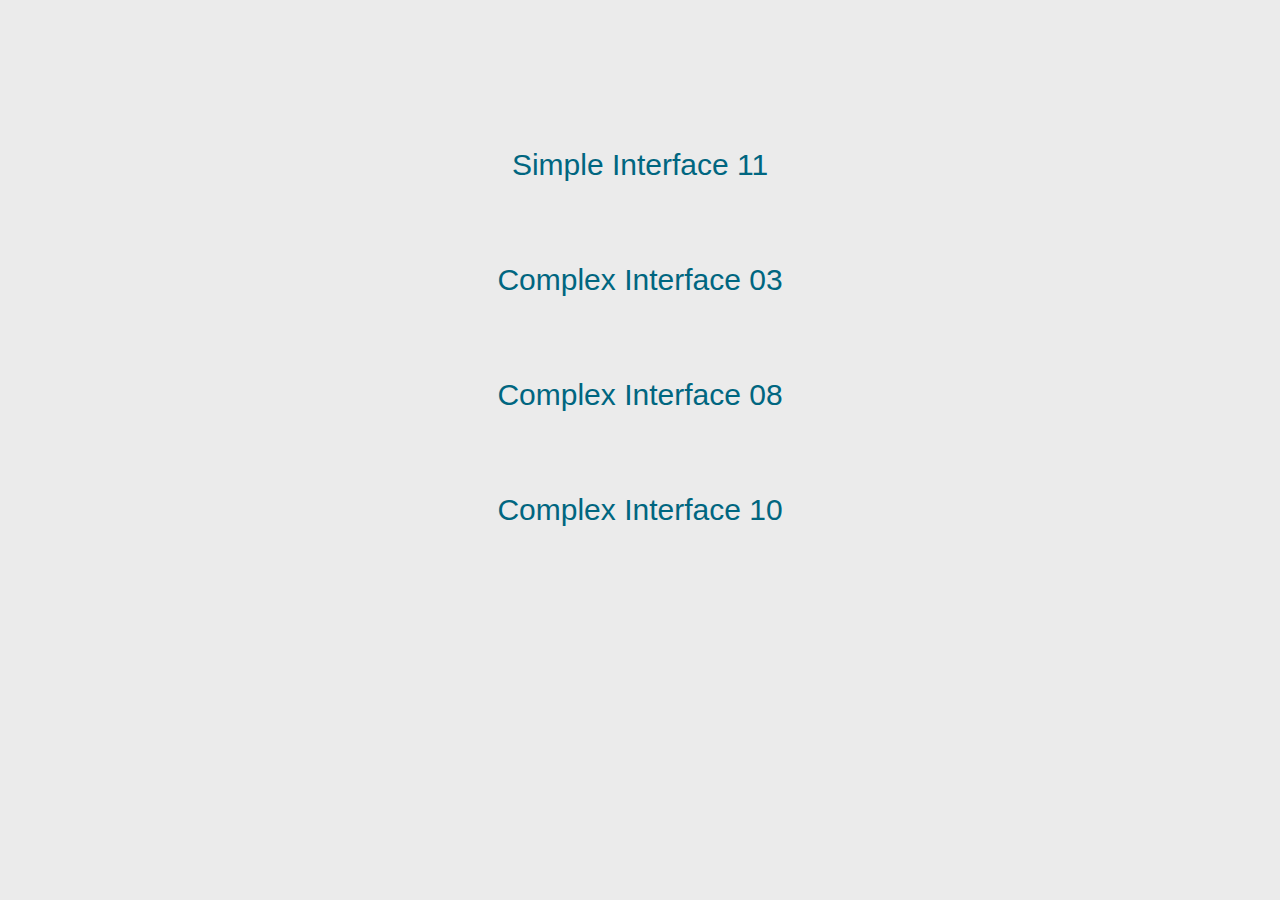
<file: index.html>
<!DOCTYPE html>
<html lang="en">
  <head>
    <meta charset="UTF-8" />
    <meta name="viewport" content="width=device-width, initial-scale=1.0" />
    <title>Interface [simple-interface-11]</title>
    <link rel="preconnect" href="https://fonts.googleapis.com" />
    <link rel="preconnect" href="https://fonts.gstatic.com" crossorigin />
    <link
      href="https://fonts.googleapis.com/css2?family=Nanum+Myeongj&family=Poppins:wght@100;200;300;400&display=swap"
      rel="stylesheet"
    />
    <link rel="stylesheet" href="./assets/css/style.css" />
  </head>
  <body>
    <section class="template">
      <ul class="layouts">
        <li><a href="./simple-interface-11.html">Simple Interface 11</a></li>
        <li><a href="./complex-03.html">Complex Interface 03</a></li>
        <li><a href="./complex-08.html">Complex Interface 08</a></li>
        <li><a href="./complex-10.html">Complex Interface 10</a></li>
      </ul>
    </section>
  </body>
</html>
</file>
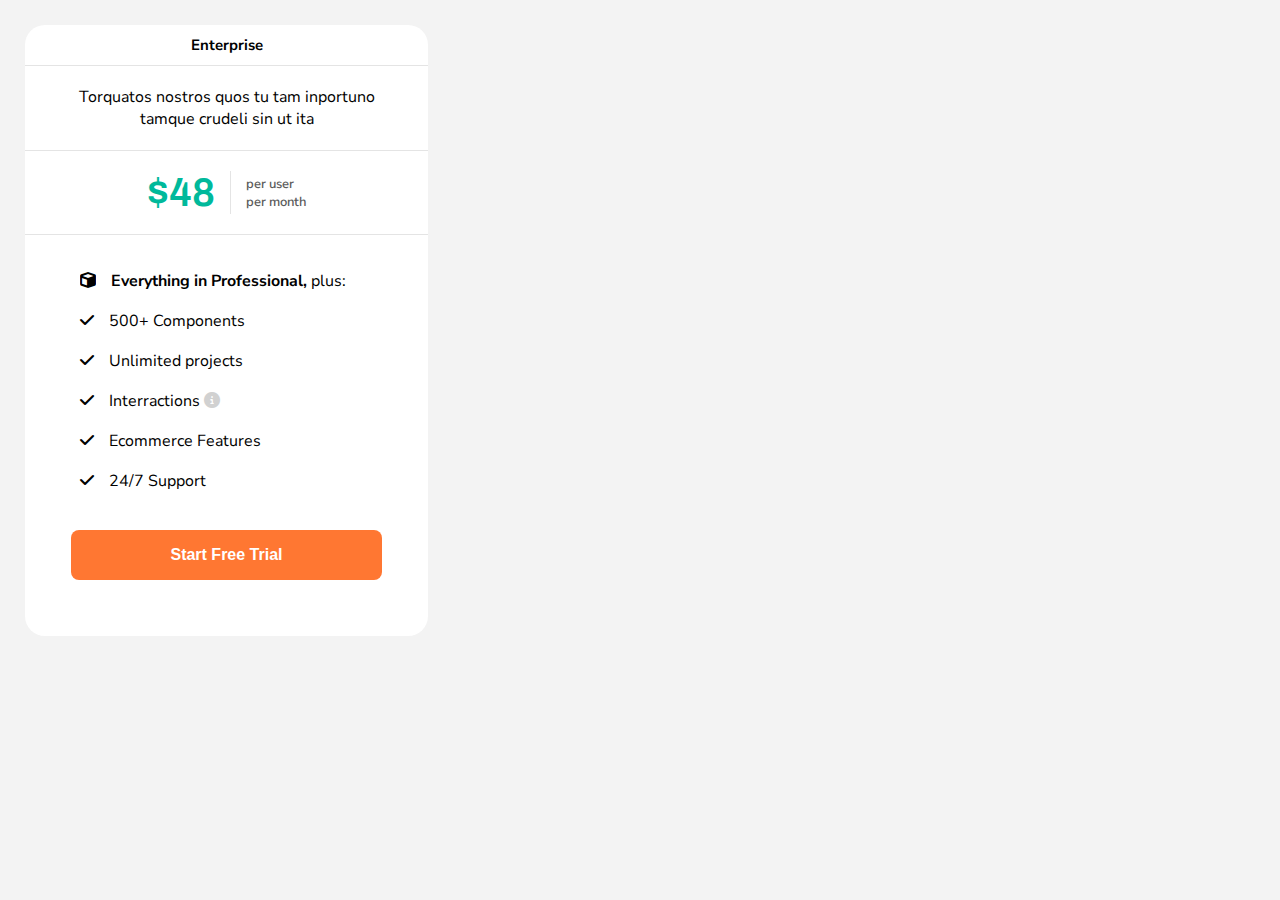
<file: complex-03.html>
<!DOCTYPE html>
<html lang="en">
  <head>
    <meta charset="UTF-8" />
    <meta name="viewport" content="width=device-width, initial-scale=1.0" />
    <title>Interface [simple-interface-11]</title>
    <link rel="preconnect" href="https://fonts.googleapis.com" />
    <link rel="preconnect" href="https://fonts.gstatic.com" crossorigin />
    <link
      href="https://fonts.googleapis.com/css2?family=Archivo:wght@500;600&family=Nunito+Sans:wght@200;300;400;500;600;700;800;900&display=swap"
      rel="stylesheet"
    />
    <link rel="stylesheet" href="./assets/css/complex-03.css" />
    <link
      rel="stylesheet"
      href="https://cdnjs.cloudflare.com/ajax/libs/font-awesome/6.4.0/css/all.min.css"
    />
  </head>
  <body>
    <section class="card">
      <div class="title"><h2>Enterprise</h2></div>
      <div class="content">
        <p>Torquatos nostros quos tu tam inportuno tamque crudeli sin ut ita</p>
      </div>
      <div class="pricecard">
        <div class="price">$48</div>
        <div class="user">
          <p>per user <br />per month</p>
        </div>
      </div>
      <div class="features">
        <h3>
          <i class="fa-sharp fa-solid fa-cube fa-flip-horizontal"></i
          ><b>Everything in Professional,</b> plus:
        </h3>
        <ul>
          <li><i class="fa-sharp fa-solid fa-check"></i>500+ Components</li>
          <li><i class="fa-sharp fa-solid fa-check"></i>Unlimited projects</li>
          <li>
            <i class="fa-sharp fa-solid fa-check"></i>Interractions <i class="fa-solid fa-circle-info"></i>
          </li>
          <li><i class="fa-sharp fa-solid fa-check"></i>Ecommerce Features</li>
          <li><i class="fa-sharp fa-solid fa-check"></i>24/7 Support</li>
        </ul>
      </div>
      <div class="cta">
        <button class="freetrial">Start Free Trial</button>
      </div>
    </section>
  </body>
</html>
</file>
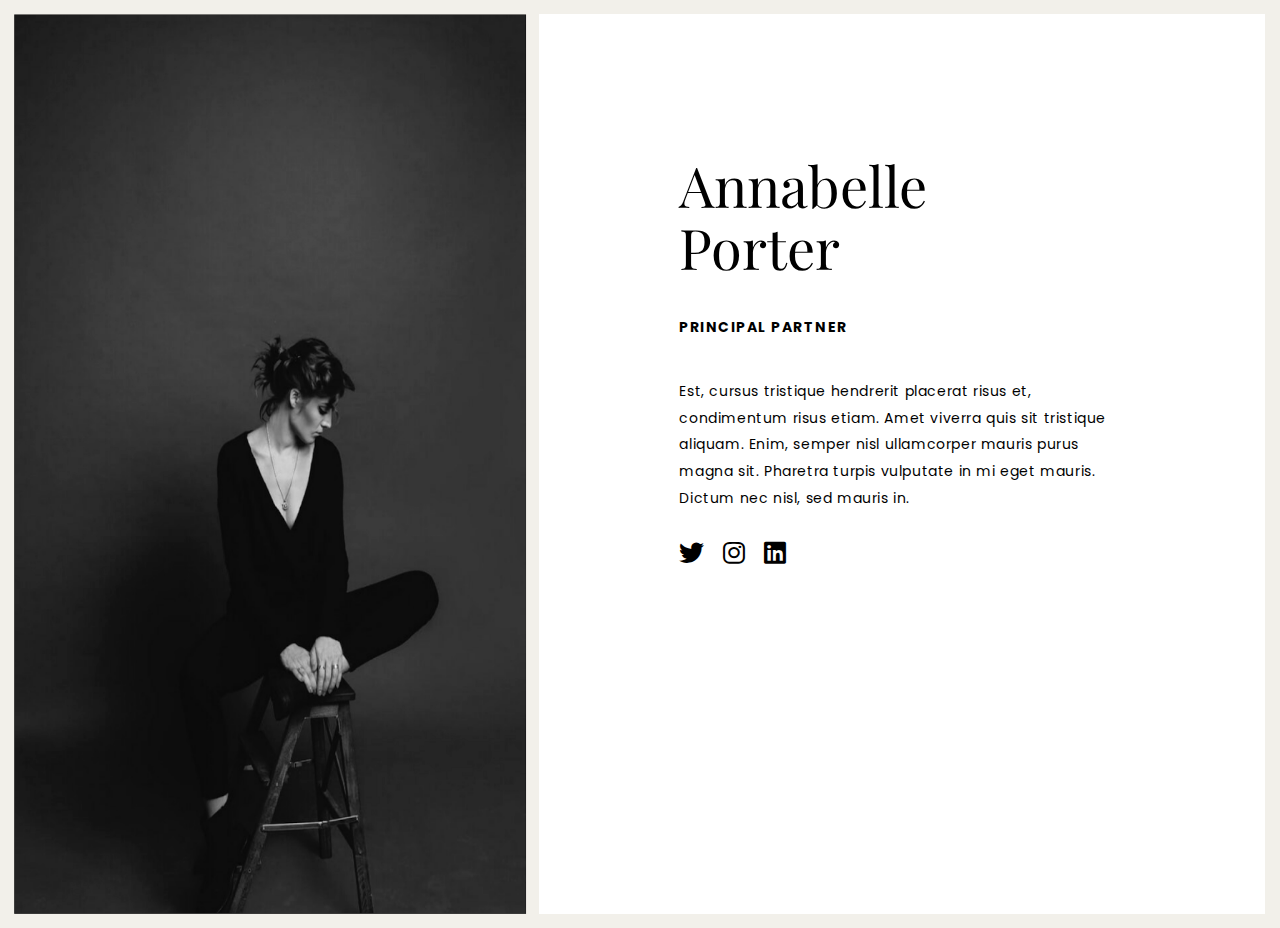
<file: complex-08-responsive.html>
<!DOCTYPE html>
<html lang="en">
  <head>
    <meta charset="UTF-8" />
    <meta name="viewport" content="width=device-width, initial-scale=1.0" />
    <title>Interface [simple-interface-11]</title>
    <link rel="preconnect" href="https://fonts.googleapis.com" />
    <link rel="preconnect" href="https://fonts.gstatic.com" crossorigin />
    <link
      href="https://fonts.googleapis.com/css2?family=Playfair+Display&family=Poppins:wght@100;200;300;400&display=swap"
      rel="stylesheet"
    />
    <link rel="stylesheet" href="./assets/css/complex-08-responsive.css" />
    <link
      rel="stylesheet"
      href="https://cdnjs.cloudflare.com/ajax/libs/font-awesome/6.4.0/css/all.min.css"
    />
  </head>
  <body>
    <section class="portfolio">
      <section class="portrait">
        <img src="../../assets/img/portrait.png" alt="">
      </section>
      <section class="desc">
        <h1>Annabelle <br>Porter</h1>
        <h2>PRINCIPAL PARTNER</h2>
        <p>
          Est, cursus tristique hendrerit placerat risus et, condimentum risus
          etiam. Amet viverra quis sit tristique aliquam. Enim, semper nisl
          ullamcorper mauris purus magna sit. Pharetra turpis vulputate in mi
          eget mauris. Dictum nec nisl, sed mauris in.
        </p>
        <div class="socials">
            <i class="fa-brands fa-twitter"></i>
            <i class="fa-brands fa-instagram"></i>
            <i class="fa-brands fa-linkedin"></i>
        </div>
      </section>
    </section>
  </body>
</html>
</file>
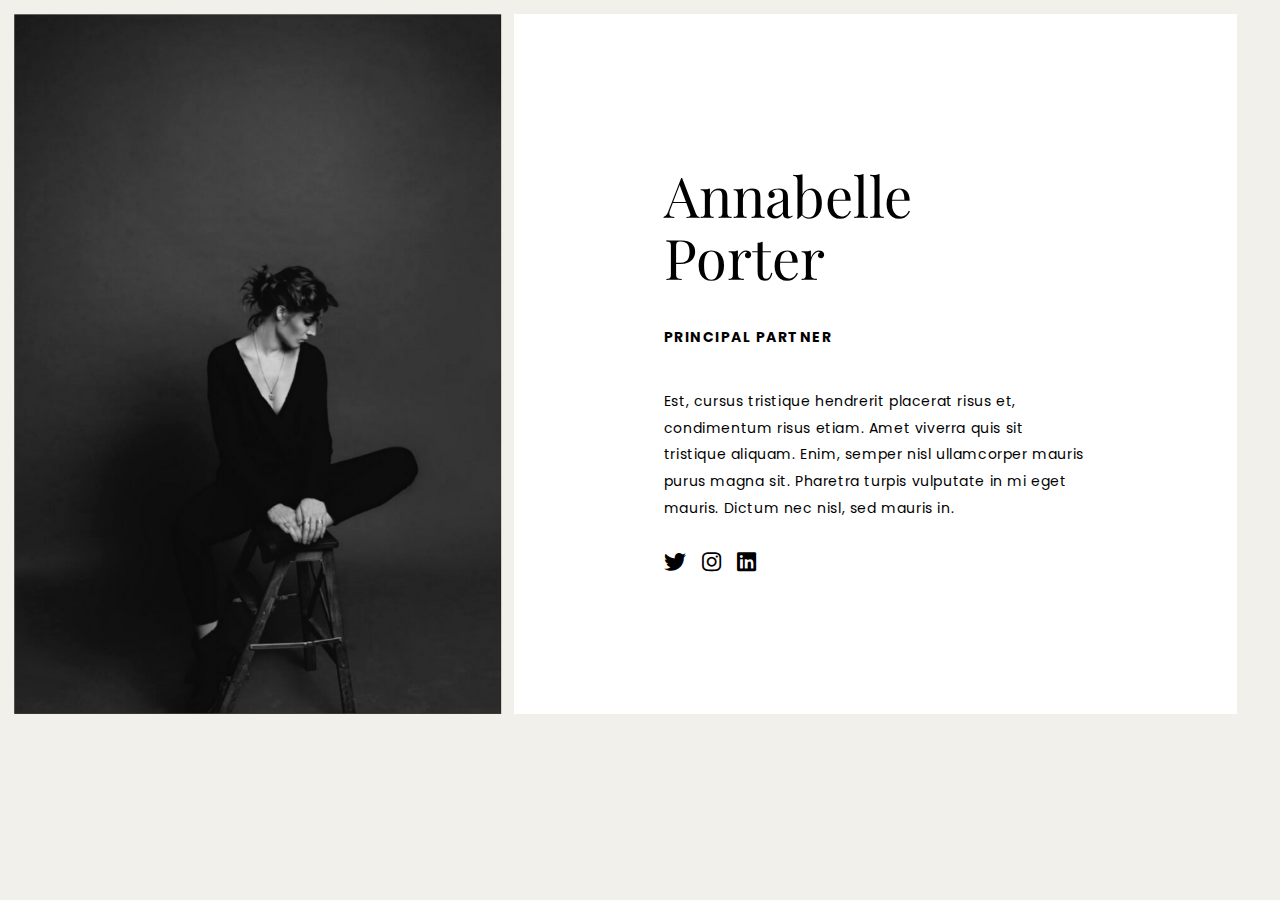
<file: complex-08.html>
<!DOCTYPE html>
<html lang="en">
  <head>
    <meta charset="UTF-8" />
    <meta name="viewport" content="width=device-width, initial-scale=1.0" />
    <title>Interface [simple-interface-11]</title>
    <link rel="preconnect" href="https://fonts.googleapis.com" />
    <link rel="preconnect" href="https://fonts.gstatic.com" crossorigin />
    <link
      href="https://fonts.googleapis.com/css2?family=Playfair+Display&family=Poppins:wght@100;200;300;400&display=swap"
      rel="stylesheet"
    />
    <link rel="stylesheet" href="./assets/css/complex-08.css" />
    <link
      rel="stylesheet"
      href="https://cdnjs.cloudflare.com/ajax/libs/font-awesome/6.4.0/css/all.min.css"
    />
  </head>
  <body>
    <section class="portfolio">
      <section class="portrait">
        <img src="/assets/img/portrait.png" alt="portrait">
      </section>
      <section class="desc">
        <h1>Annabelle <br>Porter</h1>
        <h2>PRINCIPAL PARTNER</h2>
        <p>
          Est, cursus tristique hendrerit placerat risus et, condimentum risus
          etiam. Amet viverra quis sit tristique aliquam. Enim, semper nisl
          ullamcorper mauris purus magna sit. Pharetra turpis vulputate in mi
          eget mauris. Dictum nec nisl, sed mauris in.
        </p>
        <div class="socials">
            <i class="fa-brands fa-twitter"></i>
            <i class="fa-brands fa-instagram"></i>
            <i class="fa-brands fa-linkedin"></i>
        </div>
      </section>
    </section>
  </body>
</html>
</file>
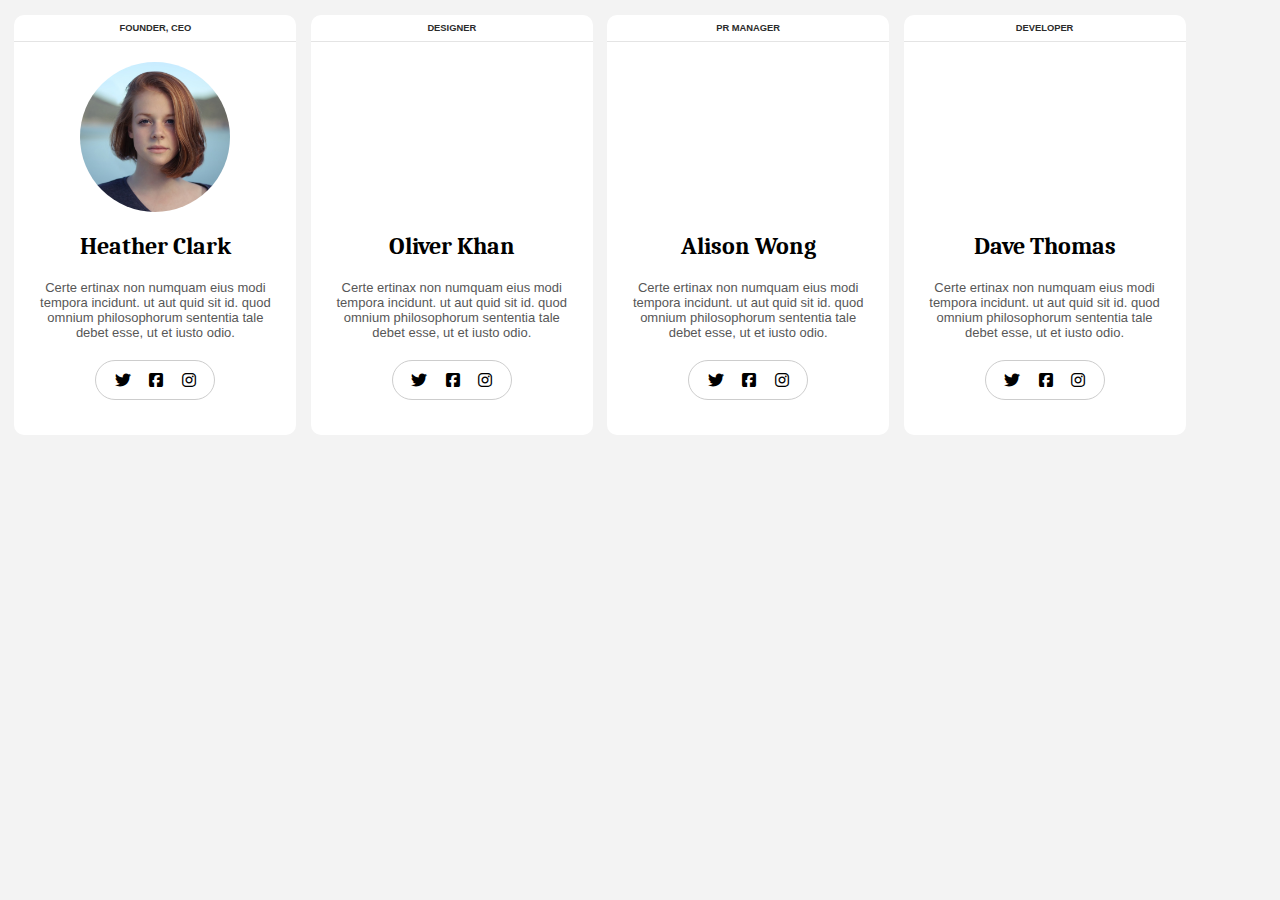
<file: complex-10.html>
<!DOCTYPE html>
<html lang="en">
  <head>
    <meta charset="UTF-8" />
    <meta name="viewport" content="width=device-width, initial-scale=1.0" />
    <title>Interface [simple-interface-11]</title>
    <link rel="preconnect" href="https://fonts.googleapis.com" />
    <link rel="preconnect" href="https://fonts.gstatic.com" crossorigin />
    <link
      href="https://fonts.googleapis.com/css2?family=Caladea:wght@400;700&display=swap"
      rel="stylesheet"
    />
    <link rel="stylesheet" href="./assets/css/complex-10.css" />
    <link
      rel="stylesheet"
      href="https://cdnjs.cloudflare.com/ajax/libs/font-awesome/6.4.0/css/all.min.css"
    />
  </head>
  <body>
    <section class="profile-container">
      <div class="card-container">
        <div class="title">
          <h3>FOUNDER, CEO</h3>
        </div>
        <div class="profile-img" id="pp1"></div>
        <h2 class="name">Heather Clark</h2>
        <p class="desc">
          Certe ertinax non numquam eius modi tempora incidunt. ut aut quid sit
          id. quod omnium philosophorum sententia tale debet esse, ut et iusto
          odio.
        </p>
        <div class="socials">
          <i class="fa-brands fa-twitter"></i>
          <i class="fa-brands fa-square-facebook"></i>
          <i class="fa-brands fa-instagram"></i>
        </div>
      </div>
      <div class="card-container">
        <div class="title">
          <h3>DESIGNER</h3>
        </div>
        <div class="profile-img" id="pp2"></div>
        <h2 class="name">Oliver Khan</h2>
        <p class="desc">
          Certe ertinax non numquam eius modi tempora incidunt. ut aut quid sit
          id. quod omnium philosophorum sententia tale debet esse, ut et iusto
          odio.
        </p>
        <div class="socials">
          <i class="fa-brands fa-twitter"></i>
          <i class="fa-brands fa-square-facebook"></i>
          <i class="fa-brands fa-instagram"></i>
        </div>
      </div>
      <div class="card-container">
        <div class="title">
          <h3>PR MANAGER</h3>
        </div>
        <div class="profile-img" id="pp3"></div>
        <h2 class="name">Alison Wong</h2>
        <p class="desc">
          Certe ertinax non numquam eius modi tempora incidunt. ut aut quid sit
          id. quod omnium philosophorum sententia tale debet esse, ut et iusto
          odio.
        </p>
        <div class="socials">
          <i class="fa-brands fa-twitter"></i>
          <i class="fa-brands fa-square-facebook"></i>
          <i class="fa-brands fa-instagram"></i>
        </div>
      </div>
      <div class="card-container">
        <div class="title">
          <h3>DEVELOPER</h3>
        </div>
        <div class="profile-img" id="pp4"></div>
        <h2 class="name">Dave Thomas</h2>
        <p class="desc">
          Certe ertinax non numquam eius modi tempora incidunt. ut aut quid sit
          id. quod omnium philosophorum sententia tale debet esse, ut et iusto
          odio.
        </p>
        <div class="socials">
          <i class="fa-brands fa-twitter"></i>
          <i class="fa-brands fa-square-facebook"></i>
          <i class="fa-brands fa-instagram"></i>
        </div>
      </div>
    </section>
  </body>
</html>
</file>
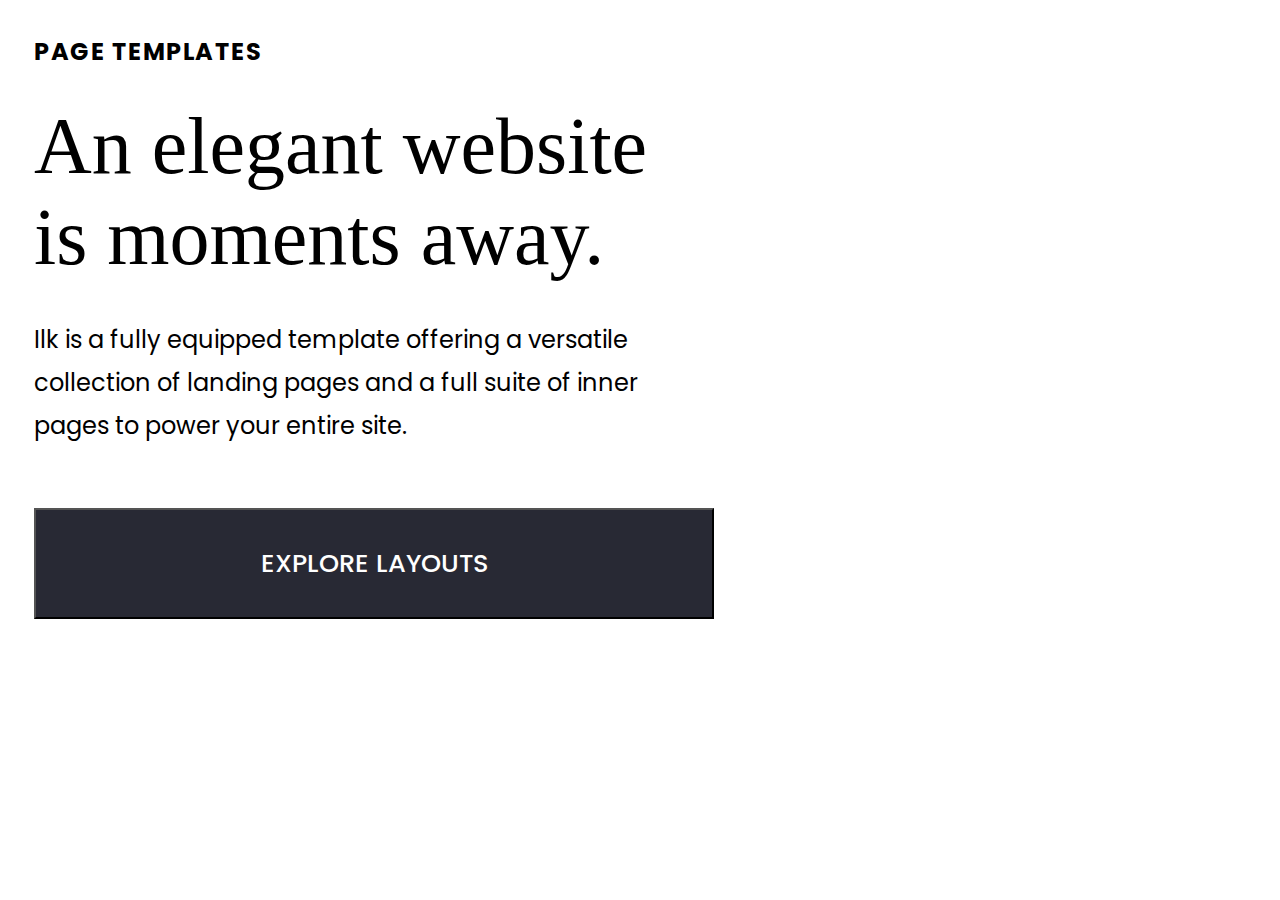
<file: simple-interface-11.html>
<!DOCTYPE html>
<html lang="en">
  <head>
    <meta charset="UTF-8" />
    <meta name="viewport" content="width=device-width, initial-scale=1.0" />
    <title>Interface [simple-interface-11]</title>
    <link rel="preconnect" href="https://fonts.googleapis.com" />
    <link rel="preconnect" href="https://fonts.gstatic.com" crossorigin />
    <link
      href="https://fonts.googleapis.com/css2?family=Nanum+Myeongj&family=Poppins:wght@100;200;300;400&display=swap"
      rel="stylesheet"
    />
    <link rel="stylesheet" href="./assets/css/simple-interface-11.css">
  </head>
  <body>
    <section class="template">
      <h3>PAGE TEMPLATES</h3>
      <h2>An elegant website is moments away.</h2>
      <p>
        Ilk is a fully equipped template offering a versatile collection of
        landing pages and a full suite of inner pages to power your entire site.
      </p>
      <button class="layouts">EXPLORE LAYOUTS</button>
    </section>
  </body>
</html>
</file>
<file: assets/css/style.css>
* {
  margin: 0px;
  padding: 0px;
  box-sizing: border-box;
}

body {
  display: flex;
  background-color: rgb(235, 235, 235);
  justify-content: center;
  align-items: center;
}
.template {
  width: 70vh;
  height: 50vh;
  border-radius: 20px;
  /* background-color: rgb(219, 219, 219); */
  display: flex;
  flex-direction: column;
  justify-content: center;
  padding-top: 25vh;
}

.layouts li {
  /* padding-top: 20px; */
  font-size: 30px;
  list-style-type: none;
  text-align: center;
  padding:3vh;
  margin:3vh;
}

a {
  font-family: "Gill Sans", "Gill Sans MT", Calibri, "Trebuchet MS", sans-serif;
  text-decoration: none;
  color: rgb(0, 102, 128);
  padding:3vh;
  margin:3vh;
}

a:hover{
    background-color:  rgb(0, 102, 128);
    color: white;
}
</file>
<file: assets/css/complex-03.css>
* {
  margin: 0px;
  padding: 0px;
  box-sizing: border-box;
  /* font-family: "Archivo", sans-serif; */
  
}

body {
  background-color: #f3f3f3;
  font-family: "Nunito Sans", sans-serif;
}

.card {
  height: 611px;
  width: 403px;
  margin: 25px;
  border-radius: 20px;
  background-color: white;
  display: flex;
  flex-direction: column;
}

.title {
    font-size: 10px;
    text-align: center;
    padding: 10px 0px 10px 0px;
    border-bottom: #e4e4e4 1px solid;
    font-weight: 700;
}
.content{
    text-align: center;
    font-size: 16px;
    padding: 20px 40px 20px 40px;
    border-bottom: #e4e4e4 1px solid;
}
.pricecard{
    padding: 20px 0px 20px 0px;
    border-bottom: #e4e4e4 1px solid;
    display: flex;
    flex-direction: row;
    flex-wrap: nowrap;
    justify-content: center;
}

.price{
    font-size: 40px;
    font-family: "Archivo", sans-serif;
    font-weight: 600;
    color: #00B99B;
    padding-right: 15px;
    border-right: #e4e4e4 1px solid;
}

.user{
    color: #5b5b5b;
    padding-left: 15px;
    font-size: 13px;
    font-weight: 600;
    display:flex;
    align-items: center;
}

.features{
    padding: 35px 50px 30px 55px;
}

.features ul{
    margin-left:0px;
    list-style: none;
    font-size: 16px;
}

.features ul i{
    margin-right: 15px;
}

.features li {
    margin: 18px 0px;
}

.features h3{
    font-weight: 400;
    font-size: 16px;
}

.features h3 i{
    margin-right: 15px;
}

.cta{
    display: flex;
    flex-direction: column;
    align-items: center;
}

.cta button{
    background-color: #ff7732;
    color: white;
    width:77%;
    height: 50px;
    text-align: center;
    margin-top: -10px;
    border-radius: 8px;
    border-style: none;
    font-size: 16px;
    font-weight: 600;
}
.fa-circle-info{
    color:#d1d1d1;
}
</file>
<file: assets/css/complex-08-responsive.css>
* {
  margin: 0px;
  padding: 0px;
  box-sizing: border-box;
}

body {
  background-color: #f2f0ea;
}

.portfolio {
  display: flex;
  flex-direction: row;
  margin: 14px;
}

.portrait {
  width: 41%;
  height:100vh;
}

.portrait img {
  width: 100%;
  height: 100%;
}

.desc {
  width: 58%;
  margin-left: 12px;
  background-color: white;
  padding: 140px;
  max-height: 100vh;
}

h1 {
  font-family: "Playfair Display", serif;
  font-size: 56px;
  font-weight: 100;
  margin-bottom: 40px;
  line-height: 1.1;
}

h2 {
    font-family: 'Poppins', sans-serif;
    font-size: 14px;
    margin-bottom: 40px;
    letter-spacing: 1.5px;
}

p{
    font-family: 'Poppins', sans-serif;
    font-size: 14px;
    margin-bottom: 30px;
    letter-spacing: 0.6px;
    line-height: 1.9;
}

i{
    font-size: 25px;
    margin-right:15px;
}
</file>
<file: assets/css/complex-08.css>
* {
  margin: 0px;
  padding: 0px;
  box-sizing: border-box;
}

body {
  background-color: #f2f0ea;
}

.portfolio {
  display: flex;
  flex-direction: row;
  margin: 14px;
  width: 1223px;
  height: 724px; 
}

.portrait {
    height:700px;
    width:100%;
  }
  
  .portrait img {
    height: 100%;
  }

.desc {
  height: 700px;
  margin-left: 12px;
  background-color: white;
  padding: 150px;
}

h1 {
  font-family: "Playfair Display", serif;
  font-size: 56px;
  font-weight: 100;
  margin-bottom: 40px;
  line-height: 1.1;
}

h2 {
    font-family: 'Poppins', sans-serif;
    font-size: 14px;
    margin-bottom: 40px;
    letter-spacing: 1.5px;
}

p{
    font-family: 'Poppins', sans-serif;
    font-size: 14px;
    margin-bottom: 30px;
    letter-spacing: 0.6px;
    line-height: 1.9;
}

i{
    font-size: 22px;
    margin-right:12px;
}
</file>
<file: assets/css/complex-10.css>
* {
  margin: 0px;
  padding: 0px;
  box-sizing: border-box;
  /* font-family: 'Caladea', serif; */
}

body {
  background-color: #f3f3f3;
  font-family: "Arial", sans-serif;
}

.profile-container {
  width: 1200px;
  height: 420px;
  display: flex;
  flex-direction: row;
  flex-wrap: nowrap;
  justify-content: space-evenly;
  margin-top: 15px;
}

.card-container {
  display: flex;
  flex-direction: column;
  width: 23.5%;
  background-color: white;
  border-radius: 10px;
  align-items: center;
}

.card-container .title {
  width: 100%;
  font-size: 8px;
  color: rgb(43, 43, 43);
  text-align: center;
  padding: 8px 0px 8px 0px;
  border-bottom: #e4e4e4 1px solid;
  font-weight: 600;
}

.profile-img {
  width: 150px;
  border-radius: 90px;
  height: 150px;
  margin: 20px 0px;
}

#pp1 {
  background-image: url("../../assets/img/pp1.jpg");
  background-size: cover;
  background-position: center;
  background-repeat: no-repeat;
}
#pp2 {
  background-image: url("https://img.freepik.com/photos-gratuite/homme-souriant-tir-moyen_23-2149915905.jpg?w=740&t=st=1685974411~exp=1685975011~hmac=a2df10c9b8697d8d08728038e7589c4cf09d4ab4e147b96fc2e9fc51e6438b18");
  background-size: cover;
  background-position: center;
  background-repeat: no-repeat;
}
#pp4 {
  background-image: url("https://upload.wikimedia.org/wikipedia/commons/8/8c/Marcel_Hirscher_%28Portrait%29.jpg");
  background-size: cover;
  background-position: center;
  background-repeat: no-repeat;
}

#pp3 {
  background-image: url("https://img.freepik.com/free-photo/beautiful-asian-woman-portrait_23-2148976845.jpg?w=1480&t=st=1685974336~exp=1685974936~hmac=4fed7b2da9a268544becb334580822d01d1c73c1e77d13d48ae8de859143a520");
  background-size: cover;
  background-position: center;
  background-repeat: no-repeat;
}

.name {
  font-family: "Caladea", serif;
}

.desc {
  padding: 20px;
  text-align: center;
  color: #575757;
  font-size: 13px;
}

.socials {
  border: #cdcdcd 1px solid;
  border-radius: 30px;
  width: 120px;
  height: 40px;
  display: flex;
  flex-direction: row;
  justify-content: space-evenly;
  align-items: center;
}
</file>
<file: assets/css/simple-interface-11.css>
* {
  margin: 0px;
  padding: 0px;
  box-sizing: border-box;
}

.template{
    margin: 34px;
    width: 680px;
}

h3 {
  font-family: "Poppins", sans-serif;
  font-size: 1.5em;
  letter-spacing: 1.5px;
  margin-bottom: 32px;
}

h2 {
  font-family: "Nanum Myeongjo", serif;
  font-size: 5em;
  font-weight: 200;
  margin-bottom: 35px;
}

p {
  font-family: "Poppins", sans-serif;
  font-size: 24px;
  line-height: 1.8;
  word-spacing: 1.5;
  margin-bottom: 60px;
}

button {
    font-family: "Poppins", sans-serif;
    text-align: center;
    padding: 34px 40px 34px 40px;
    color: white;
    background-color: #282934;
    font-size: 1.6em;
    font-weight: 500;
    
    width: 100%;
}
</file>
